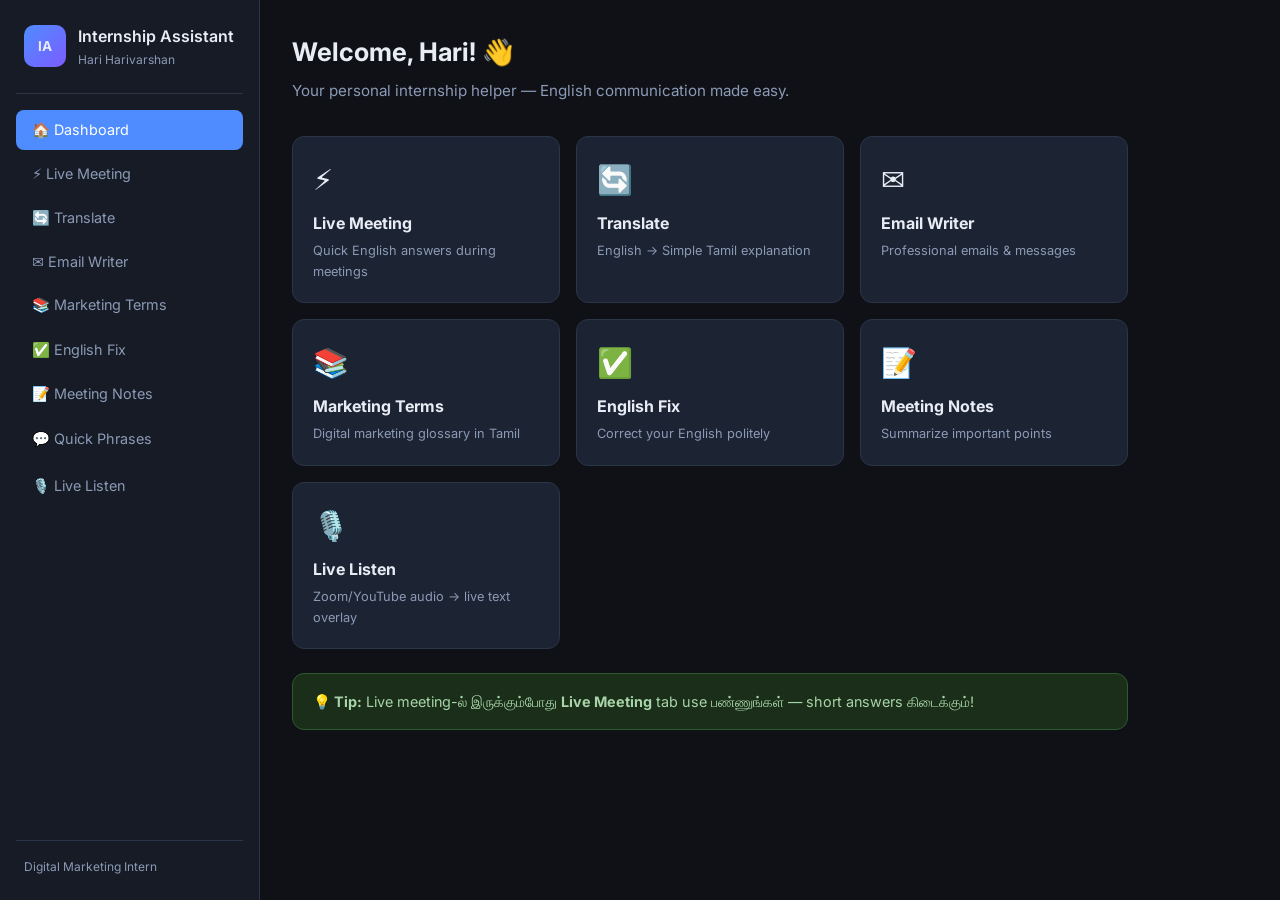
<file: index.html>
<!DOCTYPE html>
<html lang="en">
<head>
  <meta charset="UTF-8">
  <meta name="viewport" content="width=device-width, initial-scale=1.0">
  <title>Internship Assistant | Hari Harivarshan</title>
  <link rel="stylesheet" href="styles.css">
  <link rel="preconnect" href="https://fonts.googleapis.com">
  <link rel="preconnect" href="https://fonts.gstatic.com" crossorigin>
  <link href="https://fonts.googleapis.com/css2?family=Inter:wght@400;500;600;700&display=swap" rel="stylesheet">
</head>
<body>
  <div class="app">
    <aside class="sidebar" id="sidebar">
      <div class="brand">
        <div class="brand-icon">IA</div>
        <div>
          <h1>Internship Assistant</h1>
          <p>Hari Harivarshan</p>
        </div>
      </div>
      <nav class="nav">
        <button class="nav-btn active" data-section="dashboard">🏠 Dashboard</button>
        <button class="nav-btn" data-section="meeting">⚡ Live Meeting</button>
        <button class="nav-btn" data-section="translate">🔄 Translate</button>
        <button class="nav-btn" data-section="email">✉️ Email Writer</button>
        <button class="nav-btn" data-section="glossary">📚 Marketing Terms</button>
        <button class="nav-btn" data-section="correct">✅ English Fix</button>
        <button class="nav-btn" data-section="notes">📝 Meeting Notes</button>
        <button class="nav-btn" data-section="phrases">💬 Quick Phrases</button>
        <a class="nav-btn nav-link" href="live.html">🎙️ Live Listen</a>
      </nav>
      <div class="sidebar-footer">
        <p>Digital Marketing Intern</p>
      </div>
    </aside>

    <button class="menu-toggle" id="menuToggle" aria-label="Toggle menu">☰</button>

    <main class="main">
      <!-- Dashboard -->
      <section class="section active" id="dashboard">
        <header class="page-header">
          <h2>Welcome, Hari! 👋</h2>
          <p>Your personal internship helper — English communication made easy.</p>
        </header>
        <div class="cards-grid">
          <div class="card quick-card" data-go="meeting">
            <span class="card-icon">⚡</span>
            <h3>Live Meeting</h3>
            <p>Quick English answers during meetings</p>
          </div>
          <div class="card quick-card" data-go="translate">
            <span class="card-icon">🔄</span>
            <h3>Translate</h3>
            <p>English → Simple Tamil explanation</p>
          </div>
          <div class="card quick-card" data-go="email">
            <span class="card-icon">✉️</span>
            <h3>Email Writer</h3>
            <p>Professional emails & messages</p>
          </div>
          <div class="card quick-card" data-go="glossary">
            <span class="card-icon">📚</span>
            <h3>Marketing Terms</h3>
            <p>Digital marketing glossary in Tamil</p>
          </div>
          <div class="card quick-card" data-go="correct">
            <span class="card-icon">✅</span>
            <h3>English Fix</h3>
            <p>Correct your English politely</p>
          </div>
          <div class="card quick-card" data-go="notes">
            <span class="card-icon">📝</span>
            <h3>Meeting Notes</h3>
            <p>Summarize important points</p>
          </div>
          <a class="card quick-card live-card" href="live.html">
            <span class="card-icon">🎙️</span>
            <h3>Live Listen</h3>
            <p>Zoom/YouTube audio → live text overlay</p>
          </a>
        </div>
        <div class="tip-box">
          <strong>💡 Tip:</strong> Live meeting-ல் இருக்கும்போது <strong>Live Meeting</strong> tab use பண்ணுங்கள் — short answers கிடைக்கும்!
        </div>
      </section>

      <!-- Live Meeting -->
      <section class="section" id="meeting">
        <header class="page-header">
          <h2>⚡ Live Meeting Helper</h2>
          <p>Question type select பண்ணுங்கள் — professional English answer கிடைக்கும்</p>
        </header>
        <div class="tool-panel">
          <label>What did they ask?</label>
          <select id="meetingQuestion">
            <option value="">-- Select question type --</option>
            <option value="introduce">Introduce yourself</option>
            <option value="yesterday">What did you do yesterday?</option>
            <option value="understand">Do you understand?</option>
            <option value="deadline">Can you finish by deadline?</option>
            <option value="help">Do you need help?</option>
            <option value="opinion">What do you think?</option>
            <option value="repeat">Can you repeat that?</option>
            <option value="clarify">I didn't understand</option>
            <option value="update">Give a status update</option>
            <option value="learned">What did you learn?</option>
            <option value="custom">Custom question...</option>
          </select>

          <div id="customQuestionBox" class="hidden">
            <label>Type the question they asked:</label>
            <input type="text" id="customQuestion" placeholder="e.g., Can you handle social media posts?">
          </div>

          <label>Your context (optional):</label>
          <input type="text" id="meetingContext" placeholder="e.g., I worked on Canva designs">

          <button class="btn primary" id="getMeetingAnswer">Get Answer</button>

          <div class="result-box" id="meetingResult">
            <div class="result-header">
              <span>English Answer (copy & speak)</span>
              <button class="btn-copy" data-target="meetingAnswer">Copy</button>
            </div>
            <p class="english-answer" id="meetingAnswer"></p>
            <div class="tamil-explain" id="meetingTamil"></div>
          </div>
        </div>
      </section>

      <!-- Translate -->
      <section class="section" id="translate">
        <header class="page-header">
          <h2>🔄 English → Tamil</h2>
          <p>English text paste பண்ணுங்கள் — simple Tamil explanation கிடைக்கும்</p>
        </header>
        <div class="tool-panel">
          <label>Paste English text:</label>
          <textarea id="translateInput" rows="5" placeholder="Paste English sentence or paragraph here..."></textarea>
          <button class="btn primary" id="translateBtn">Explain in Tamil</button>
          <div class="result-box" id="translateResult">
            <div class="result-header">
              <span>Tamil Explanation</span>
              <button class="btn-copy" data-target="translateOutput">Copy</button>
            </div>
            <p id="translateOutput"></p>
          </div>
          <div class="info-box">
            <strong>Note:</strong> Common words & phrases-க்கு instant Tamil explanation கிடைக்கும். Long/complex text-க்கு word-by-word help கிடைக்கும்.
          </div>
        </div>
      </section>

      <!-- Email Writer -->
      <section class="section" id="email">
        <header class="page-header">
          <h2>✉️ Email & Message Writer</h2>
          <p>Template select பண்ணி, details fill பண்ணுங்கள்</p>
        </header>
        <div class="tool-panel">
          <label>Email type:</label>
          <select id="emailType">
            <option value="leave">Leave Request</option>
            <option value="thank">Thank You</option>
            <option value="update">Work Update</option>
            <option value="doubt">Ask a Doubt</option>
            <option value="late">Running Late</option>
            <option value="complete">Task Completed</option>
            <option value="intro">Introduction Email</option>
          </select>

          <div class="form-grid">
            <div>
              <label>Manager/Recipient name:</label>
              <input type="text" id="emailTo" placeholder="e.g., Mr. Kumar">
            </div>
            <div>
              <label>Your detail:</label>
              <input type="text" id="emailDetail" placeholder="e.g., tomorrow, Canva post">
            </div>
          </div>

          <button class="btn primary" id="generateEmail">Generate Email</button>

          <div class="result-box" id="emailResult">
            <div class="result-header">
              <span>Professional Email</span>
              <button class="btn-copy" data-target="emailOutput">Copy</button>
            </div>
            <pre id="emailOutput"></pre>
          </div>
        </div>
      </section>

      <!-- Glossary -->
      <section class="section" id="glossary">
        <header class="page-header">
          <h2>📚 Digital Marketing Terms</h2>
          <p>Technical terms — simple Tamil explanation with examples</p>
        </header>
        <div class="search-box">
          <input type="text" id="glossarySearch" placeholder="Search term... e.g., CTR, ROI, Meta Ads">
        </div>
        <div class="glossary-list" id="glossaryList"></div>
      </section>

      <!-- English Fix -->
      <section class="section" id="correct">
        <header class="page-header">
          <h2>✅ English Correction</h2>
          <p>உங்கள் English sentence paste பண்ணுங்கள் — better version கிடைக்கும்</p>
        </header>
        <div class="tool-panel">
          <label>Your English sentence:</label>
          <textarea id="correctInput" rows="3" placeholder="e.g., I done the work yesterday"></textarea>
          <button class="btn primary" id="correctBtn">Fix My English</button>
          <div class="result-box" id="correctResult">
            <div class="result-header">
              <span>Better Version</span>
              <button class="btn-copy" data-target="correctOutput">Copy</button>
            </div>
            <p class="english-answer" id="correctOutput"></p>
            <div class="tamil-explain" id="correctTamil"></div>
          </div>
        </div>
      </section>

      <!-- Meeting Notes -->
      <section class="section" id="notes">
        <header class="page-header">
          <h2>📝 Meeting Notes Summary</h2>
          <p>Meeting notes paste பண்ணுங்கள் — important points extract ஆகும்</p>
        </header>
        <div class="tool-panel">
          <label>Paste your meeting notes:</label>
          <textarea id="notesInput" rows="8" placeholder="Paste raw meeting notes here..."></textarea>
          <div class="btn-row">
            <button class="btn primary" id="summarizeBtn">Summarize</button>
            <button class="btn secondary" id="saveNotesBtn">Save Notes</button>
            <button class="btn secondary" id="loadNotesBtn">Load Saved</button>
          </div>
          <div class="result-box" id="notesResult">
            <div class="result-header">
              <span>Summary</span>
              <button class="btn-copy" data-target="notesOutput">Copy</button>
            </div>
            <div id="notesOutput"></div>
          </div>
        </div>
      </section>

      <!-- Quick Phrases -->
      <section class="section" id="phrases">
        <header class="page-header">
          <h2>💬 Quick English Phrases</h2>
          <p>Internship-ல் daily use பண்ண useful phrases</p>
        </header>
        <div class="phrases-list" id="phrasesList"></div>
      </section>
    </main>
  </div>

  <div class="toast" id="toast">Copied!</div>
  <script src="profile.js"></script>
  <script src="app.js"></script>
</body>
</html>
</file>
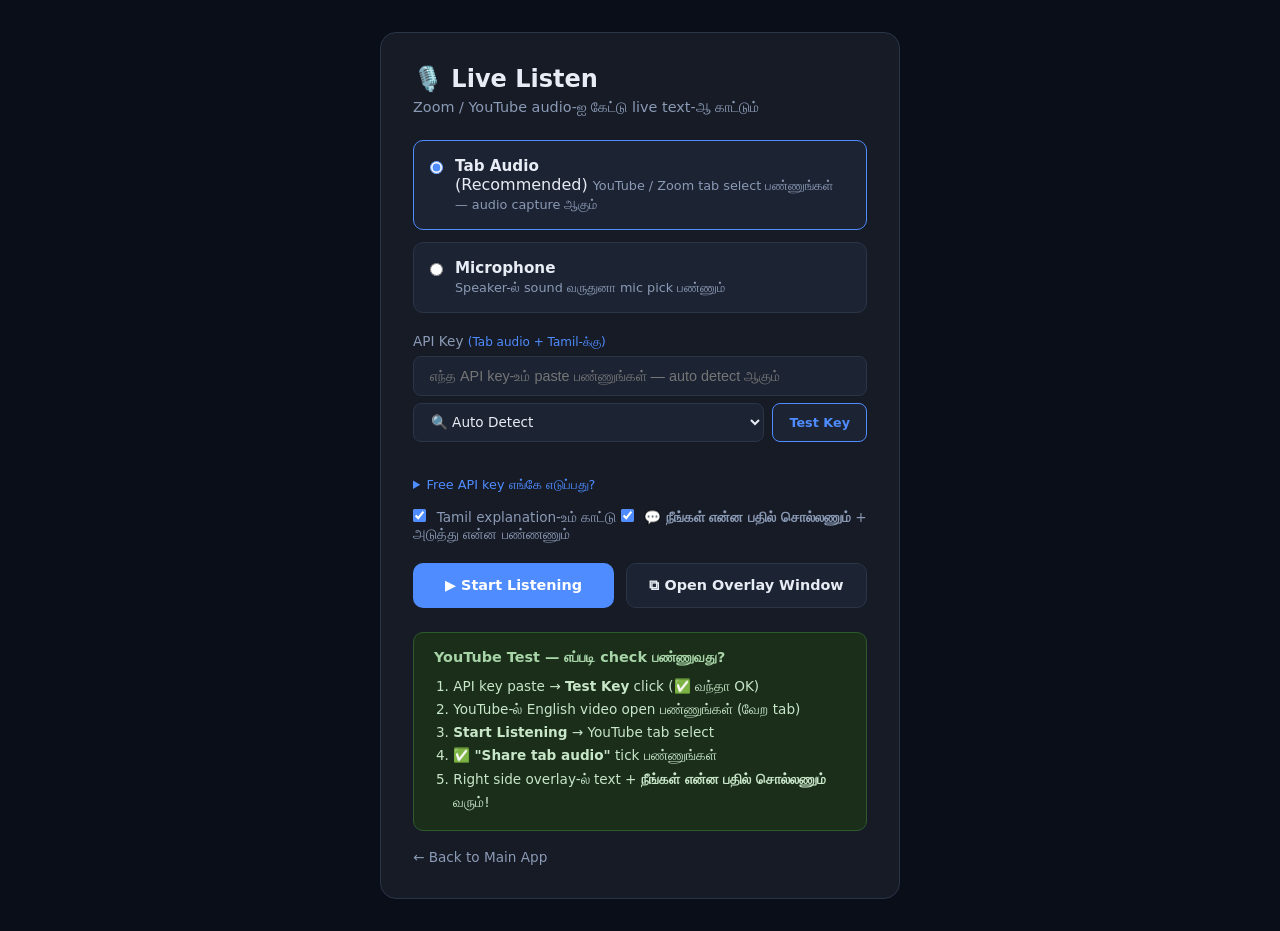
<file: live.html>
<!DOCTYPE html>
<html lang="en">
<head>
  <meta charset="UTF-8">
  <meta name="viewport" content="width=device-width, initial-scale=1.0">
  <title>Live Listen | Internship Assistant</title>
  <link rel="stylesheet" href="live.css">
</head>
<body class="live-body">

  <div class="setup-panel" id="setupPanel">
    <div class="setup-card">
      <h1>🎙️ Live Listen</h1>
      <p class="subtitle">Zoom / YouTube audio-ஐ கேட்டு live text-ஆ காட்டும்</p>

      <div class="mode-select">
        <label class="mode-option">
          <input type="radio" name="mode" value="tab" checked>
          <span>
            <strong>Tab Audio</strong> (Recommended)
            <small>YouTube / Zoom tab select பண்ணுங்கள் — audio capture ஆகும்</small>
          </span>
        </label>
        <label class="mode-option">
          <input type="radio" name="mode" value="mic">
          <span>
            <strong>Microphone</strong>
            <small>Speaker-ல் sound வருதுனா mic pick பண்ணும்</small>
          </span>
        </label>
      </div>

      <div class="api-section">
        <label>API Key <span class="optional">(Tab audio + Tamil-க்கு)</span></label>
        <input type="password" id="apiKey" placeholder="எந்த API key-உம் paste பண்ணுங்கள் — auto detect ஆகும்">
        <div class="provider-row">
          <select id="apiProvider">
            <option value="auto">🔍 Auto Detect</option>
            <option value="gemini">Google Gemini (AIza...)</option>
            <option value="openai">OpenAI (sk-...)</option>
            <option value="groq">Groq (gsk_...)</option>
          </select>
          <button class="btn test" id="testKeyBtn" type="button">Test Key</button>
        </div>
        <p class="key-status" id="keyStatus"></p>
        <details class="key-help">
          <summary>Free API key எங்கே எடுப்பது?</summary>
          <ul>
            <li><a href="https://aistudio.google.com/apikey" target="_blank">Gemini</a> — AIza... (recommended, free)</li>
            <li><a href="https://platform.openai.com/api-keys" target="_blank">OpenAI</a> — sk-...</li>
            <li><a href="https://console.groq.com/keys" target="_blank">Groq</a> — gsk_... (free)</li>
          </ul>
        </details>
      </div>

      <div class="lang-select">
        <label>
          <input type="checkbox" id="showTamil" checked>
          Tamil explanation-உம் காட்டு
        </label>
        <label>
          <input type="checkbox" id="showReply" checked>
          💬 <strong>நீங்கள் என்ன பதில் சொல்லணும்</strong> + அடுத்து என்ன பண்ணணும்
        </label>
      </div>

      <div class="btn-row">
        <button class="btn start" id="startBtn">▶ Start Listening</button>
        <button class="btn popup" id="popupBtn">⧉ Open Overlay Window</button>
      </div>

      <div class="steps">
        <h3>YouTube Test — எப்படி check பண்ணுவது?</h3>
        <ol>
          <li>API key paste → <strong>Test Key</strong> click (✅ வந்தா OK)</li>
          <li>YouTube-ல் English video open பண்ணுங்கள் (வேற tab)</li>
          <li><strong>Start Listening</strong> → YouTube tab select</li>
          <li>✅ <strong>"Share tab audio"</strong> tick பண்ணுங்கள்</li>
          <li>Right side overlay-ல் text + <strong>நீங்கள் என்ன பதில் சொல்லணும்</strong> வரும்!</li>
        </ol>
      </div>

      <a href="index.html" class="back-link">← Back to Main App</a>
    </div>
  </div>

  <div class="overlay-panel" id="overlayPanel">
    <div class="overlay-header">
      <span class="status-dot" id="statusDot"></span>
      <span id="statusText">Ready</span>
      <span class="provider-badge" id="providerBadge"></span>
      <div class="overlay-controls">
        <button id="pauseBtn" title="Pause">⏸</button>
        <button id="clearBtn" title="Clear">🗑</button>
        <button id="minimizeBtn" title="Minimize">—</button>
      </div>
    </div>
    <div class="overlay-body" id="transcriptBox">
      <p class="placeholder">Text இங்கே live-ஆ வரும்...</p>
    </div>
    <div class="overlay-footer">
      <span id="lineCount">0 lines</span>
      <button id="copyAllBtn">Copy All</button>
    </div>
  </div>

  <script src="profile.js"></script>
  <script src="responses.js"></script>
  <script src="live.js"></script>
</body>
</html>
</file>
<file: styles.css>
*, *::before, *::after { box-sizing: border-box; margin: 0; padding: 0; }

:root {
  --bg: #0f1117;
  --sidebar: #161b26;
  --card: #1c2333;
  --card-hover: #232d42;
  --border: #2a3548;
  --text: #e8ecf4;
  --text-muted: #8b9ab5;
  --primary: #4f8cff;
  --primary-hover: #3a7aef;
  --accent: #22c55e;
  --tamil-bg: #1a2e1a;
  --tamil-border: #2d5a2d;
  --radius: 12px;
  --shadow: 0 4px 24px rgba(0,0,0,0.3);
}

body {
  font-family: 'Inter', system-ui, sans-serif;
  background: var(--bg);
  color: var(--text);
  line-height: 1.6;
  min-height: 100vh;
}

.app {
  display: flex;
  min-height: 100vh;
}

/* Sidebar */
.sidebar {
  width: 260px;
  background: var(--sidebar);
  border-right: 1px solid var(--border);
  display: flex;
  flex-direction: column;
  padding: 1.5rem 1rem;
  position: fixed;
  height: 100vh;
  z-index: 100;
  transition: transform 0.3s ease;
}

.brand {
  display: flex;
  align-items: center;
  gap: 0.75rem;
  padding: 0 0.5rem 1.5rem;
  border-bottom: 1px solid var(--border);
  margin-bottom: 1rem;
}

.brand-icon {
  width: 42px;
  height: 42px;
  background: linear-gradient(135deg, var(--primary), #7c5cff);
  border-radius: 10px;
  display: flex;
  align-items: center;
  justify-content: center;
  font-weight: 700;
  font-size: 0.85rem;
}

.brand h1 { font-size: 1rem; font-weight: 600; }
.brand p { font-size: 0.75rem; color: var(--text-muted); }

.nav { display: flex; flex-direction: column; gap: 0.25rem; flex: 1; }

.nav-btn {
  background: none;
  border: none;
  color: var(--text-muted);
  padding: 0.7rem 1rem;
  border-radius: 8px;
  text-align: left;
  cursor: pointer;
  font-size: 0.9rem;
  font-family: inherit;
  transition: all 0.2s;
}

.nav-btn:hover { background: var(--card); color: var(--text); }
.nav-btn.active { background: var(--primary); color: white; }

.nav-link {
  display: block;
  text-decoration: none;
  color: var(--text-muted);
}

.nav-link:hover { background: var(--card); color: var(--text); }

a.card { text-decoration: none; color: inherit; }
.live-card { border-color: #4f8cff44; }
.live-card:hover { border-color: var(--primary); }

.sidebar-footer {
  padding: 1rem 0.5rem 0;
  border-top: 1px solid var(--border);
  font-size: 0.75rem;
  color: var(--text-muted);
}

.menu-toggle {
  display: none;
  position: fixed;
  top: 1rem;
  left: 1rem;
  z-index: 200;
  background: var(--primary);
  border: none;
  color: white;
  width: 44px;
  height: 44px;
  border-radius: 10px;
  font-size: 1.2rem;
  cursor: pointer;
}

/* Main */
.main {
  flex: 1;
  margin-left: 260px;
  padding: 2rem;
  max-width: 900px;
}

.section { display: none; animation: fadeIn 0.3s ease; }
.section.active { display: block; }

@keyframes fadeIn {
  from { opacity: 0; transform: translateY(8px); }
  to { opacity: 1; transform: translateY(0); }
}

.page-header { margin-bottom: 2rem; }
.page-header h2 { font-size: 1.6rem; margin-bottom: 0.4rem; }
.page-header p { color: var(--text-muted); font-size: 0.95rem; }

/* Cards */
.cards-grid {
  display: grid;
  grid-template-columns: repeat(auto-fill, minmax(220px, 1fr));
  gap: 1rem;
  margin-bottom: 1.5rem;
}

.card {
  background: var(--card);
  border: 1px solid var(--border);
  border-radius: var(--radius);
  padding: 1.25rem;
  cursor: pointer;
  transition: all 0.2s;
}

.card:hover {
  background: var(--card-hover);
  border-color: var(--primary);
  transform: translateY(-2px);
}

.card-icon { font-size: 1.8rem; display: block; margin-bottom: 0.5rem; }
.card h3 { font-size: 1rem; margin-bottom: 0.3rem; }
.card p { font-size: 0.8rem; color: var(--text-muted); }

.tip-box, .info-box {
  background: var(--tamil-bg);
  border: 1px solid var(--tamil-border);
  border-radius: var(--radius);
  padding: 1rem 1.25rem;
  font-size: 0.9rem;
  color: #a8d5a8;
}

.info-box { margin-top: 1rem; }

/* Tool Panel */
.tool-panel label {
  display: block;
  font-size: 0.85rem;
  font-weight: 500;
  margin-bottom: 0.4rem;
  color: var(--text-muted);
}

.tool-panel input,
.tool-panel select,
.tool-panel textarea,
.search-box input {
  width: 100%;
  background: var(--card);
  border: 1px solid var(--border);
  border-radius: 8px;
  padding: 0.75rem 1rem;
  color: var(--text);
  font-family: inherit;
  font-size: 0.95rem;
  margin-bottom: 1rem;
  transition: border-color 0.2s;
}

.tool-panel input:focus,
.tool-panel select:focus,
.tool-panel textarea:focus,
.search-box input:focus {
  outline: none;
  border-color: var(--primary);
}

.form-grid {
  display: grid;
  grid-template-columns: 1fr 1fr;
  gap: 1rem;
}

.btn {
  padding: 0.75rem 1.5rem;
  border-radius: 8px;
  border: none;
  font-family: inherit;
  font-size: 0.9rem;
  font-weight: 500;
  cursor: pointer;
  transition: all 0.2s;
}

.btn.primary {
  background: var(--primary);
  color: white;
  margin-bottom: 1rem;
}

.btn.primary:hover { background: var(--primary-hover); }

.btn.secondary {
  background: var(--card);
  color: var(--text);
  border: 1px solid var(--border);
}

.btn.secondary:hover { background: var(--card-hover); }

.btn-row { display: flex; gap: 0.75rem; flex-wrap: wrap; margin-bottom: 1rem; }

/* Results */
.result-box {
  background: var(--card);
  border: 1px solid var(--border);
  border-radius: var(--radius);
  padding: 1.25rem;
  margin-top: 0.5rem;
  display: none;
}

.result-box.show { display: block; }

.result-header {
  display: flex;
  justify-content: space-between;
  align-items: center;
  margin-bottom: 0.75rem;
  font-size: 0.8rem;
  color: var(--text-muted);
  text-transform: uppercase;
  letter-spacing: 0.05em;
}

.btn-copy {
  background: var(--border);
  border: none;
  color: var(--text);
  padding: 0.35rem 0.75rem;
  border-radius: 6px;
  font-size: 0.75rem;
  cursor: pointer;
  font-family: inherit;
}

.btn-copy:hover { background: var(--primary); color: white; }

.english-answer {
  font-size: 1.05rem;
  line-height: 1.7;
  color: #fff;
  background: #1a2744;
  padding: 1rem;
  border-radius: 8px;
  border-left: 3px solid var(--primary);
}

.tamil-explain {
  margin-top: 0.75rem;
  padding: 0.75rem 1rem;
  background: var(--tamil-bg);
  border-radius: 8px;
  border-left: 3px solid var(--accent);
  color: #a8d5a8;
  font-size: 0.9rem;
}

pre#emailOutput {
  white-space: pre-wrap;
  font-family: inherit;
  font-size: 0.95rem;
  line-height: 1.7;
}

.hidden { display: none !important; }

/* Glossary */
.search-box { margin-bottom: 1.5rem; }

.glossary-list, .phrases-list {
  display: flex;
  flex-direction: column;
  gap: 0.75rem;
}

.glossary-item, .phrase-item {
  background: var(--card);
  border: 1px solid var(--border);
  border-radius: var(--radius);
  padding: 1rem 1.25rem;
}

.glossary-item h4 {
  color: var(--primary);
  font-size: 1rem;
  margin-bottom: 0.25rem;
}

.glossary-item .tamil {
  color: #a8d5a8;
  font-size: 0.9rem;
  margin: 0.5rem 0;
}

.glossary-item .example {
  font-size: 0.85rem;
  color: var(--text-muted);
  font-style: italic;
}

.phrase-item {
  display: flex;
  justify-content: space-between;
  align-items: flex-start;
  gap: 1rem;
}

.phrase-english { font-weight: 500; flex: 1; }
.phrase-tamil { color: #a8d5a8; font-size: 0.85rem; flex: 1; }

.phrase-item .btn-copy { flex-shrink: 0; }

/* Notes summary */
#notesOutput ul {
  list-style: none;
  padding: 0;
}

#notesOutput li {
  padding: 0.5rem 0;
  border-bottom: 1px solid var(--border);
  padding-left: 1.25rem;
  position: relative;
}

#notesOutput li::before {
  content: "•";
  position: absolute;
  left: 0;
  color: var(--primary);
}

/* Toast */
.toast {
  position: fixed;
  bottom: 2rem;
  right: 2rem;
  background: var(--accent);
  color: white;
  padding: 0.75rem 1.5rem;
  border-radius: 8px;
  font-size: 0.9rem;
  opacity: 0;
  transform: translateY(10px);
  transition: all 0.3s;
  z-index: 300;
}

.toast.show {
  opacity: 1;
  transform: translateY(0);
}

/* Mobile */
@media (max-width: 768px) {
  .sidebar {
    transform: translateX(-100%);
  }
  .sidebar.open { transform: translateX(0); }
  .menu-toggle { display: block; }
  .main { margin-left: 0; padding: 1.25rem; padding-top: 4rem; }
  .form-grid { grid-template-columns: 1fr; }
  .phrase-item { flex-direction: column; }
}
</file>
<file: live.css>
* { box-sizing: border-box; margin: 0; padding: 0; }

:root {
  --overlay-bg: rgba(10, 14, 24, 0.82);
  --overlay-border: rgba(79, 140, 255, 0.35);
  --text: #e8ecf4;
  --text-dim: #8b9ab5;
  --primary: #4f8cff;
  --accent: #22c55e;
  --tamil: #a8d5a8;
  --live: #ef4444;
}

body.live-body {
  font-family: 'Segoe UI', system-ui, sans-serif;
  background: #0a0e18;
  color: var(--text);
  min-height: 100vh;
}

/* Popup mode — transparent, overlay only */
body.popup-mode {
  background: transparent;
  overflow: hidden;
}

body.popup-mode .setup-panel { display: none; }

body.popup-mode .overlay-panel {
  position: fixed;
  top: 0;
  right: 0;
  width: 100%;
  height: 100vh;
  border-radius: 0;
  border: none;
}

body.popup-mode .overlay-panel.minimized {
  height: auto;
  width: 320px;
  top: auto;
  bottom: 20px;
  right: 20px;
  border-radius: 14px;
  border: 1px solid var(--overlay-border);
}

/* Setup panel */
.setup-panel {
  display: flex;
  align-items: center;
  justify-content: center;
  min-height: 100vh;
  padding: 2rem;
}

.setup-card {
  background: #161b26;
  border: 1px solid #2a3548;
  border-radius: 16px;
  padding: 2rem;
  max-width: 520px;
  width: 100%;
}

.setup-card h1 { font-size: 1.5rem; margin-bottom: 0.4rem; }
.subtitle { color: var(--text-dim); font-size: 0.9rem; margin-bottom: 1.5rem; }

.mode-select { display: flex; flex-direction: column; gap: 0.75rem; margin-bottom: 1.25rem; }

.mode-option {
  display: flex;
  align-items: flex-start;
  gap: 0.75rem;
  padding: 1rem;
  background: #1c2333;
  border: 1px solid #2a3548;
  border-radius: 10px;
  cursor: pointer;
  transition: border-color 0.2s;
}

.mode-option:has(input:checked) { border-color: var(--primary); }
.mode-option input { margin-top: 0.2rem; accent-color: var(--primary); }
.mode-option strong { display: block; font-size: 0.95rem; }
.mode-option small { color: var(--text-dim); font-size: 0.8rem; }

.api-section { margin-bottom: 1rem; }
.api-section label { font-size: 0.85rem; color: var(--text-dim); display: block; margin-bottom: 0.4rem; }
.optional { color: var(--primary); font-size: 0.75rem; }

.api-section input {
  width: 100%;
  padding: 0.7rem 1rem;
  background: #1c2333;
  border: 1px solid #2a3548;
  border-radius: 8px;
  color: var(--text);
  font-size: 0.9rem;
  margin-bottom: 0.4rem;
}

.api-section input:focus { outline: none; border-color: var(--primary); }
.link { color: var(--primary); font-size: 0.8rem; }
.hint { color: var(--text-dim); font-size: 0.75rem; margin-top: 0.4rem; }

.provider-row {
  display: flex;
  gap: 0.5rem;
  margin-bottom: 0.5rem;
}

.provider-row select {
  flex: 1;
  padding: 0.6rem 0.8rem;
  background: #1c2333;
  border: 1px solid #2a3548;
  border-radius: 8px;
  color: var(--text);
  font-size: 0.85rem;
  font-family: inherit;
}

.btn.test {
  padding: 0.6rem 1rem;
  background: #1c2333;
  border: 1px solid var(--primary);
  color: var(--primary);
  border-radius: 8px;
  font-size: 0.8rem;
  font-weight: 600;
  cursor: pointer;
  font-family: inherit;
  white-space: nowrap;
}

.btn.test:hover { background: var(--primary); color: white; }

.key-status {
  font-size: 0.8rem;
  min-height: 1.2rem;
  margin-bottom: 0.5rem;
}

.key-status.success { color: var(--accent); }
.key-status.error { color: #ef4444; }
.key-status.pending { color: var(--primary); }

.key-help {
  font-size: 0.8rem;
  color: var(--text-dim);
  margin-top: 0.5rem;
}

.key-help summary { cursor: pointer; color: var(--primary); }
.key-help ul { padding-left: 1.2rem; margin-top: 0.4rem; line-height: 1.8; }
.key-help a { color: var(--primary); }

.provider-badge {
  font-size: 0.65rem;
  background: rgba(79, 140, 255, 0.2);
  color: var(--primary);
  padding: 0.15rem 0.5rem;
  border-radius: 4px;
  margin-left: 0.25rem;
}

.lang-select { margin-bottom: 1.25rem; font-size: 0.85rem; color: var(--text-dim); }
.lang-select input { accent-color: var(--primary); margin-right: 0.4rem; }

.btn-row { display: flex; gap: 0.75rem; flex-wrap: wrap; margin-bottom: 1.5rem; }

.btn {
  padding: 0.8rem 1.4rem;
  border: none;
  border-radius: 10px;
  font-size: 0.9rem;
  font-weight: 600;
  cursor: pointer;
  font-family: inherit;
  transition: all 0.2s;
}

.btn.start { background: var(--primary); color: white; flex: 1; }
.btn.start:hover { background: #3a7aef; }
.btn.start.active { background: var(--live); }
.btn.popup { background: #1c2333; color: var(--text); border: 1px solid #2a3548; }
.btn.popup:hover { border-color: var(--primary); }

.steps {
  background: #1a2e1a;
  border: 1px solid #2d5a2d;
  border-radius: 10px;
  padding: 1rem 1.25rem;
  margin-bottom: 1rem;
}

.steps h3 { font-size: 0.9rem; color: var(--tamil); margin-bottom: 0.6rem; }
.steps ol { padding-left: 1.2rem; font-size: 0.85rem; color: #c8e6c8; line-height: 1.7; }

.back-link { color: var(--text-dim); font-size: 0.85rem; text-decoration: none; }
.back-link:hover { color: var(--primary); }

/* Overlay panel */
.overlay-panel {
  display: none;
  position: fixed;
  top: 20px;
  right: 20px;
  width: 380px;
  max-height: calc(100vh - 40px);
  background: var(--overlay-bg);
  backdrop-filter: blur(12px);
  -webkit-backdrop-filter: blur(12px);
  border: 1px solid var(--overlay-border);
  border-radius: 14px;
  flex-direction: column;
  z-index: 9999;
  box-shadow: 0 8px 32px rgba(0,0,0,0.4);
}

.overlay-panel.visible {
  display: flex;
}

.overlay-header {
  display: flex;
  align-items: center;
  gap: 0.5rem;
  padding: 0.75rem 1rem;
  border-bottom: 1px solid rgba(255,255,255,0.08);
  font-size: 0.8rem;
  color: var(--text-dim);
}

.status-dot {
  width: 8px;
  height: 8px;
  border-radius: 50%;
  background: #555;
  flex-shrink: 0;
}

.status-dot.live {
  background: var(--live);
  animation: pulse 1.5s infinite;
}

@keyframes pulse {
  0%, 100% { opacity: 1; }
  50% { opacity: 0.4; }
}

.overlay-controls {
  margin-left: auto;
  display: flex;
  gap: 0.25rem;
}

.overlay-controls button {
  background: rgba(255,255,255,0.08);
  border: none;
  color: var(--text);
  width: 28px;
  height: 28px;
  border-radius: 6px;
  cursor: pointer;
  font-size: 0.75rem;
}

.overlay-controls button:hover { background: rgba(255,255,255,0.15); }

.overlay-body {
  flex: 1;
  overflow-y: auto;
  padding: 0.75rem 1rem;
  min-height: 200px;
  max-height: 60vh;
}

.overlay-body .placeholder {
  color: var(--text-dim);
  font-size: 0.85rem;
  font-style: italic;
}

.transcript-line {
  margin-bottom: 0.85rem;
  padding-bottom: 0.85rem;
  border-bottom: 1px solid rgba(255,255,255,0.06);
  animation: slideIn 0.3s ease;
}

@keyframes slideIn {
  from { opacity: 0; transform: translateX(10px); }
  to { opacity: 1; transform: translateX(0); }
}

.transcript-line .en {
  font-size: 0.92rem;
  line-height: 1.5;
  color: #fff;
}

.transcript-line .ta {
  font-size: 0.8rem;
  color: var(--tamil);
  margin-top: 0.35rem;
  line-height: 1.4;
}

.transcript-line .time {
  font-size: 0.65rem;
  color: var(--text-dim);
  margin-bottom: 0.2rem;
}

.transcript-line.interim .en {
  color: var(--text-dim);
  font-style: italic;
}

.transcript-line .they-said {
  font-size: 0.65rem;
  color: var(--text-dim);
  text-transform: uppercase;
  letter-spacing: 0.04em;
  margin-bottom: 0.2rem;
}

.transcript-line.has-reply {
  border-left: 3px solid var(--primary);
  padding-left: 0.65rem;
}

.reply-box {
  margin-top: 0.6rem;
  padding: 0.65rem 0.75rem;
  background: rgba(79, 140, 255, 0.12);
  border: 1px solid rgba(79, 140, 255, 0.3);
  border-radius: 8px;
}

.reply-box .reply-label {
  font-size: 0.65rem;
  color: var(--primary);
  font-weight: 600;
  text-transform: uppercase;
  letter-spacing: 0.04em;
  margin-bottom: 0.3rem;
}

.reply-box .reply-text {
  font-size: 0.9rem;
  color: #fff;
  line-height: 1.5;
  font-weight: 500;
}

.reply-box .reply-copy {
  margin-top: 0.4rem;
  background: var(--primary);
  border: none;
  color: white;
  padding: 0.25rem 0.6rem;
  border-radius: 5px;
  font-size: 0.7rem;
  cursor: pointer;
  font-family: inherit;
}

.action-box {
  margin-top: 0.45rem;
  padding: 0.5rem 0.75rem;
  background: rgba(34, 197, 94, 0.1);
  border: 1px solid rgba(34, 197, 94, 0.25);
  border-radius: 8px;
}

.action-box .action-label {
  font-size: 0.65rem;
  color: var(--accent);
  font-weight: 600;
  text-transform: uppercase;
  margin-bottom: 0.2rem;
}

.action-box .action-text {
  font-size: 0.8rem;
  color: #c8e6c8;
  line-height: 1.4;
}

.reply-loading {
  font-size: 0.75rem;
  color: var(--primary);
  font-style: italic;
  margin-top: 0.4rem;
}

.overlay-footer {
  display: flex;
  justify-content: space-between;
  align-items: center;
  padding: 0.6rem 1rem;
  border-top: 1px solid rgba(255,255,255,0.08);
  font-size: 0.75rem;
  color: var(--text-dim);
}

.overlay-footer button {
  background: rgba(79, 140, 255, 0.2);
  border: 1px solid var(--overlay-border);
  color: var(--primary);
  padding: 0.3rem 0.7rem;
  border-radius: 6px;
  font-size: 0.75rem;
  cursor: pointer;
  font-family: inherit;
}

.overlay-panel.minimized .overlay-body,
.overlay-panel.minimized .overlay-footer { display: none; }

/* Listening mode — hide setup, show overlay */
body.listening .setup-panel { display: none; }
body.listening .overlay-panel { display: flex; }

@media (max-width: 500px) {
  .overlay-panel {
    width: calc(100% - 20px);
    right: 10px;
    top: 10px;
  }
}
</file>
